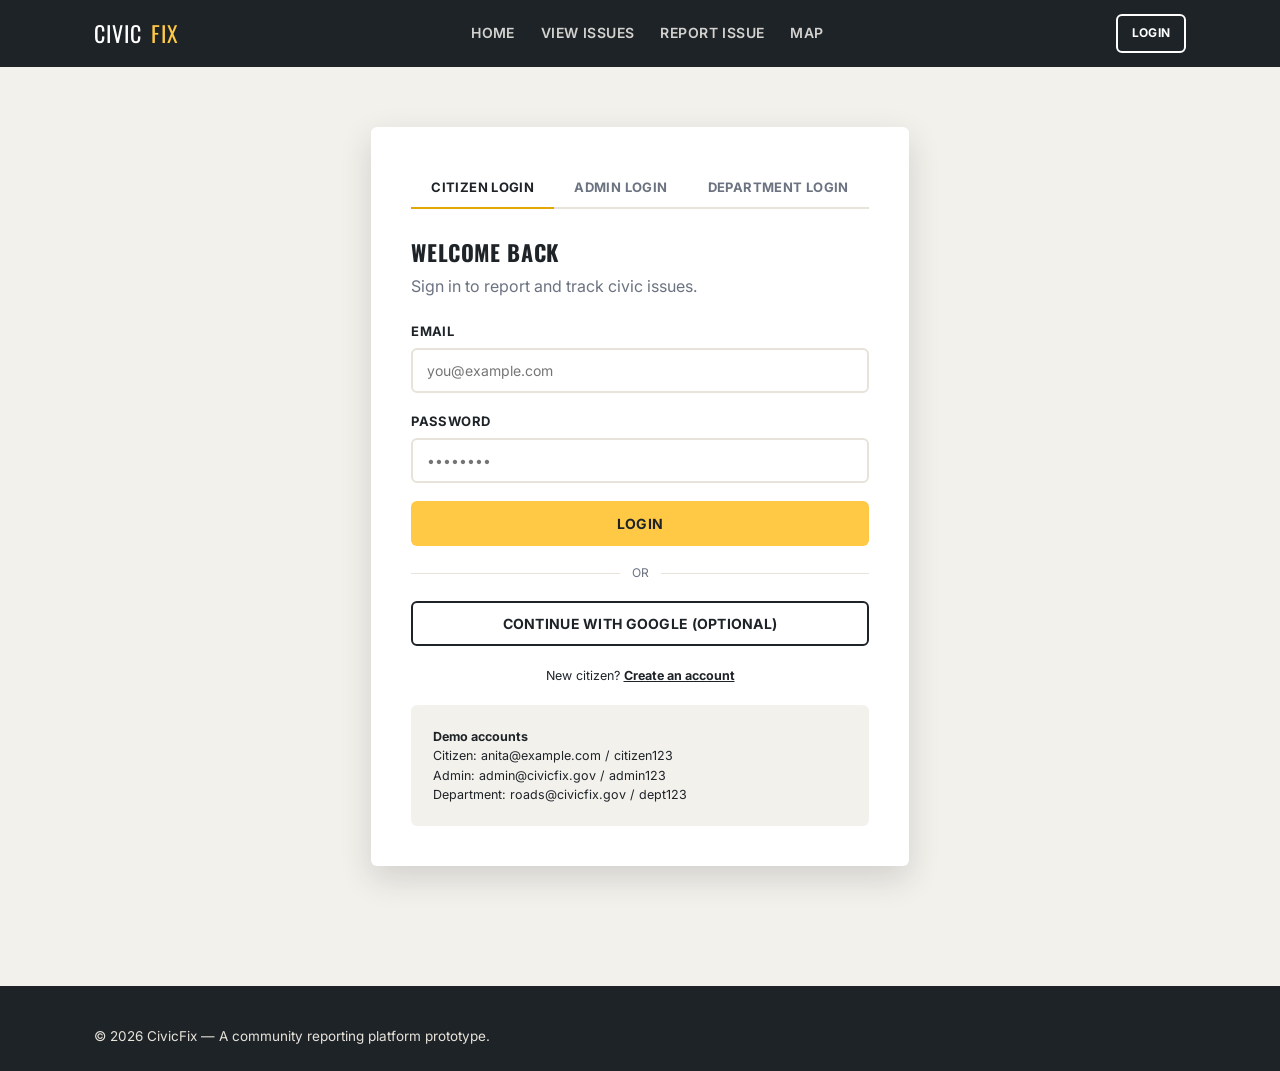
<file: CROWDSOURCED-CIVIC-ISSUE-REPORTING-AND-RESOLUTION-SYSTEM/department.html>
<!DOCTYPE html>
<html lang="en">
<head>
<meta charset="UTF-8">
<meta name="viewport" content="width=device-width, initial-scale=1.0">
<title>Department Dashboard — CivicFix</title>
<link href="https://fonts.googleapis.com/css2?family=Oswald:wght@500;600;700&family=Inter:wght@400;500;600;700&display=swap" rel="stylesheet">
<link rel="stylesheet" href="css/style.css">
</head>
<body>

<header class="site-header">
  <div class="nav-wrap">
    <a href="index.html" class="brand">Civic<span class="dot">Fix</span></a>
    <ul class="nav-links">
      <li><a href="index.html">Home</a></li>
      <li><a href="issues.html">View Issues</a></li>
      <li><a href="map.html">Map</a></li>
    </ul>
    <div class="nav-user" id="navUser"></div>
  </div>
</header>

<section class="section">
  <div class="container">
    <div class="section-title-row">
      <div>
        <h1 style="font-size:26px;" id="deptTitle">Department Dashboard</h1>
        <p class="muted">Issues assigned to your department. Update progress as work happens.</p>
      </div>
    </div>

    <div class="kpi-row" id="kpiRow"></div>

    <div class="grid-3" id="issueGrid"></div>
    <div class="empty-state" id="emptyState" style="display:none;">
      <h3>No issues assigned yet</h3>
      <p>New issues assigned to your department will appear here.</p>
    </div>
  </div>
</section>

<!-- Update modal -->
<div id="modalOverlay" style="display:none; position:fixed; inset:0; background:rgba(30,35,40,0.55); z-index:200; align-items:center; justify-content:center;">
  <div class="card card-pad" style="max-width:440px; width:92%;">
    <h3 style="font-size:17px;">Update Progress</h3>
    <p class="small muted" id="modalIssueTitle"></p>
    <div class="form-group">
      <label>Status</label>
      <select id="modalStatus">
        <option>Assigned</option><option>Work Started</option><option>Completed</option>
      </select>
    </div>
    <div class="form-group">
      <label>Work Photo (optional)</label>
      <div class="upload-box" id="modalUploadBox" style="padding:16px;">
        <div id="modalUploadPlaceholder">📷 Upload work photo</div>
        <img id="modalPreview" style="display:none; max-height:100px; margin:8px auto 0;">
      </div>
      <input type="file" id="modalFileInput" accept="image/*" style="display:none;">
    </div>
    <div class="flex gap-10" style="margin-top:10px;">
      <button class="btn btn-outline btn-block" id="modalCancel">Cancel</button>
      <button class="btn btn-primary btn-block" id="modalSave">Save Update</button>
    </div>
  </div>
</div>

<footer class="site-footer">
  <div class="container">
    <div>© 2026 CivicFix — A community reporting platform prototype.</div>
  </div>
</footer>

<script src="js/data.js"></script>
<script src="js/app.js"></script>
<script>
  const session = requireAuth("department");
  if (session) {
    const db = loadDB();
    document.getElementById("deptTitle").textContent = session.department + " Dashboard";

    function myIssues() { return db.issues.filter(i => i.assignedDept === session.department); }

    function renderKPIs() {
      const list = myIssues();
      const active = list.filter(i => i.status !== "Completed").length;
      const done = list.filter(i => i.status === "Completed").length;
      document.getElementById("kpiRow").innerHTML = `
        <div class="kpi"><div class="num">${list.length}</div><div class="label">Assigned to Us</div></div>
        <div class="kpi"><div class="num" style="color:#F2B705;">${active}</div><div class="label">In Progress</div></div>
        <div class="kpi"><div class="num" style="color:#2E9B4D;">${done}</div><div class="label">Completed</div></div>
        <div class="kpi"><div class="num">${list.reduce((a,i)=>a+i.votes,0)}</div><div class="label">Total Upvotes</div></div>
      `;
    }

    function renderGrid() {
      const list = myIssues();
      document.getElementById("issueGrid").innerHTML = list.map(issue => `
        <div class="card issue-card">
          <div class="thumb"><span style="font-size:44px;">${issue.image}</span><span class="status-dot" style="background:${markerColor(issue.status)};"></span></div>
          <div class="body">
            <span class="tag" style="margin-bottom:8px; width:fit-content;">${issue.category}</span>
            <h4>${issue.title}</h4>
            <div class="meta">${issue.address}</div>
            <div class="desc">${issue.description.slice(0,80)}...</div>
            <div class="foot">
              <span class="pill ${statusPillClass(issue.status)}">${issue.status}</span>
              <button class="btn btn-dark btn-sm updateBtn" data-id="${issue.id}">Update</button>
            </div>
          </div>
        </div>
      `).join("");
      document.getElementById("emptyState").style.display = list.length ? "none" : "block";

      document.querySelectorAll(".updateBtn").forEach(btn => btn.addEventListener("click", () => openModal(btn.dataset.id)));
    }

    let activeIssueId = null;
    function openModal(id) {
      activeIssueId = id;
      const issue = db.issues.find(i => i.id === id);
      document.getElementById("modalIssueTitle").textContent = issue.title;
      document.getElementById("modalStatus").value = issue.status === "Completed" ? "Completed" : issue.status === "Work Started" ? "Work Started" : "Assigned";
      document.getElementById("modalPreview").style.display = "none";
      document.getElementById("modalUploadPlaceholder").style.display = "block";
      document.getElementById("modalOverlay").style.display = "flex";
    }
    document.getElementById("modalCancel").addEventListener("click", () => document.getElementById("modalOverlay").style.display = "none");
    document.getElementById("modalUploadBox").addEventListener("click", () => document.getElementById("modalFileInput").click());
    document.getElementById("modalFileInput").addEventListener("change", (e) => {
      const file = e.target.files[0]; if (!file) return;
      const reader = new FileReader();
      reader.onload = (ev) => {
        document.getElementById("modalPreview").src = ev.target.result;
        document.getElementById("modalPreview").style.display = "block";
        document.getElementById("modalUploadPlaceholder").style.display = "none";
      };
      reader.readAsDataURL(file);
    });

    document.getElementById("modalSave").addEventListener("click", () => {
      const issue = db.issues.find(i => i.id === activeIssueId);
      const newStatus = document.getElementById("modalStatus").value;
      issue.status = newStatus;
      if (!issue.history.find(h => h.status === newStatus)) issue.history.push({ status: newStatus, date: new Date().toISOString() });
      db.notifications.push({ id: uid("n"), userId: issue.reportedBy, message: `"${issue.title}" progress updated: ${newStatus}.`, date: new Date().toISOString(), read: false });
      saveDB(db);
      document.getElementById("modalOverlay").style.display = "none";
      toast("Progress updated.");
      renderKPIs(); renderGrid();
    });

    renderKPIs(); renderGrid();
  }
</script>
</body>
</html>
</file>
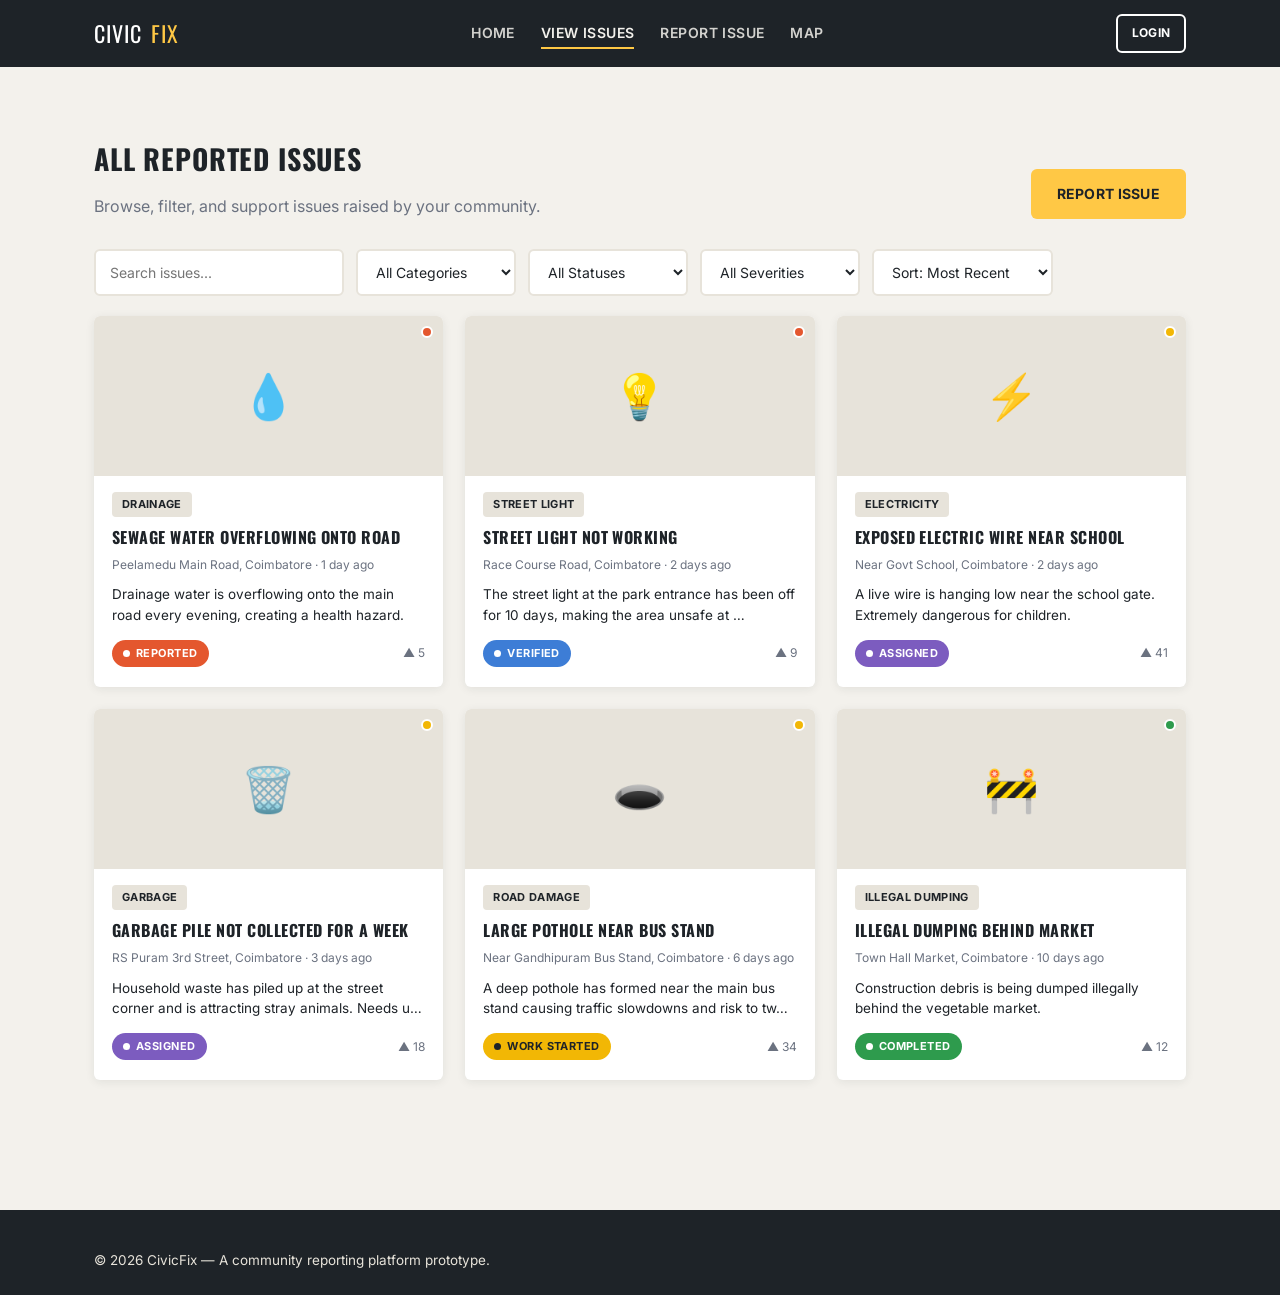
<file: CROWDSOURCED-CIVIC-ISSUE-REPORTING-AND-RESOLUTION-SYSTEM/issues.html>
<!DOCTYPE html>
<html lang="en">
<head>
<meta charset="UTF-8">
<meta name="viewport" content="width=device-width, initial-scale=1.0">
<title>View Issues — CivicFix</title>
<link href="https://fonts.googleapis.com/css2?family=Oswald:wght@500;600;700&family=Inter:wght@400;500;600;700&display=swap" rel="stylesheet">
<link rel="stylesheet" href="css/style.css">
</head>
<body>

<header class="site-header">
  <div class="nav-wrap">
    <a href="index.html" class="brand">Civic<span class="dot">Fix</span></a>
    <ul class="nav-links">
      <li><a href="index.html">Home</a></li>
      <li><a href="issues.html" class="active">View Issues</a></li>
      <li><a href="report.html">Report Issue</a></li>
      <li><a href="map.html">Map</a></li>
    </ul>
    <div class="nav-user" id="navUser"></div>
  </div>
</header>

<section class="section">
  <div class="container">
    <div class="section-title-row">
      <div>
        <h1 style="font-size:28px;">All Reported Issues</h1>
        <p class="muted">Browse, filter, and support issues raised by your community.</p>
      </div>
      <a href="report.html" class="btn btn-primary">Report Issue</a>
    </div>

    <div class="filter-bar">
      <input type="text" id="search" placeholder="Search issues...">
      <select id="filterCategory"><option value="">All Categories</option></select>
      <select id="filterStatus">
        <option value="">All Statuses</option>
        <option>Reported</option><option>Verified</option><option>Assigned</option><option>Work Started</option><option>Completed</option>
      </select>
      <select id="filterSeverity">
        <option value="">All Severities</option>
        <option>Low</option><option>Medium</option><option>High</option>
      </select>
      <select id="sortBy">
        <option value="recent">Sort: Most Recent</option>
        <option value="votes">Sort: Most Upvoted</option>
      </select>
    </div>

    <div class="grid-3" id="issueGrid"></div>
    <div class="empty-state" id="emptyState" style="display:none;">
      <h3>No issues match your filters</h3>
      <p>Try adjusting the search or filters above.</p>
    </div>
  </div>
</section>

<footer class="site-footer">
  <div class="container">
    <div>© 2026 CivicFix — A community reporting platform prototype.</div>
  </div>
</footer>

<script src="js/data.js"></script>
<script src="js/app.js"></script>
<script>
  const catSel = document.getElementById("filterCategory");
  CATEGORIES.forEach(c => catSel.innerHTML += `<option value="${c}">${c}</option>`);

  function render() {
    const db = loadDB();
    let list = [...db.issues];
    const q = document.getElementById("search").value.trim().toLowerCase();
    const cat = document.getElementById("filterCategory").value;
    const status = document.getElementById("filterStatus").value;
    const sev = document.getElementById("filterSeverity").value;
    const sort = document.getElementById("sortBy").value;

    if (q) list = list.filter(i => i.title.toLowerCase().includes(q) || i.description.toLowerCase().includes(q) || i.address.toLowerCase().includes(q));
    if (cat) list = list.filter(i => i.category === cat);
    if (status) list = list.filter(i => i.status === status);
    if (sev) list = list.filter(i => i.severity === sev);

    if (sort === "votes") list.sort((a,b) => b.votes - a.votes);
    else list.sort((a,b) => new Date(b.date) - new Date(a.date));

    document.getElementById("issueGrid").innerHTML = list.map(issueCardHTML).join("");
    document.getElementById("emptyState").style.display = list.length ? "none" : "block";
  }

  ["search","filterCategory","filterStatus","filterSeverity","sortBy"].forEach(id => {
    document.getElementById(id).addEventListener("input", render);
    document.getElementById(id).addEventListener("change", render);
  });

  render();
</script>
</body>
</html>
</file>
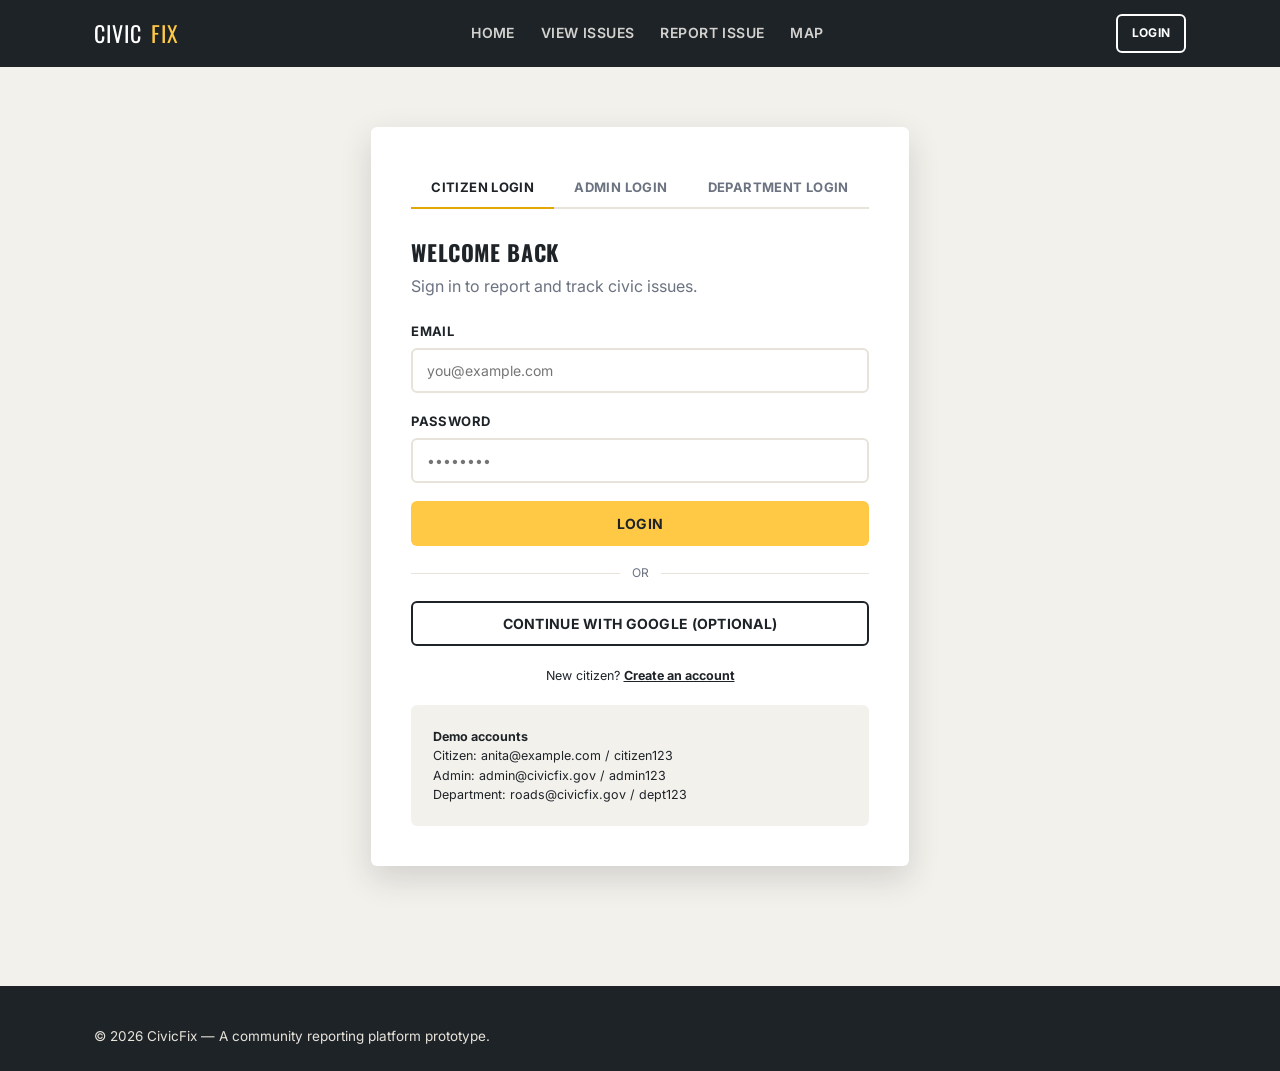
<file: CROWDSOURCED-CIVIC-ISSUE-REPORTING-AND-RESOLUTION-SYSTEM/login.html>
<!DOCTYPE html>
<html lang="en">
<head>
<meta charset="UTF-8">
<meta name="viewport" content="width=device-width, initial-scale=1.0">
<title>Login — CivicFix</title>
<link href="https://fonts.googleapis.com/css2?family=Oswald:wght@500;600;700&family=Inter:wght@400;500;600;700&display=swap" rel="stylesheet">
<link rel="stylesheet" href="css/style.css">
</head>
<body>

<header class="site-header">
  <div class="nav-wrap">
    <a href="index.html" class="brand">Civic<span class="dot">Fix</span></a>
    <ul class="nav-links">
      <li><a href="index.html">Home</a></li>
      <li><a href="issues.html">View Issues</a></li>
      <li><a href="report.html">Report Issue</a></li>
      <li><a href="map.html">Map</a></li>
    </ul>
    <div class="nav-user" id="navUser"></div>
  </div>
</header>

<div class="auth-wrap">
  <div class="form-card">
    <div class="auth-tabs">
      <a href="#" class="tab-link active" data-role="citizen">Citizen Login</a>
      <a href="#" class="tab-link" data-role="admin">Admin Login</a>
      <a href="#" class="tab-link" data-role="department">Department Login</a>
    </div>

    <h2 style="font-size:22px;">Welcome Back</h2>
    <p class="muted" style="margin-top:-6px; margin-bottom:22px;" id="roleHint">Sign in to report and track civic issues.</p>

    <form id="loginForm">
      <div class="form-group">
        <label>Email</label>
        <input type="email" id="email" placeholder="you@example.com" required>
      </div>
      <div class="form-group">
        <label>Password</label>
        <input type="password" id="password" placeholder="••••••••" required>
      </div>
      <button type="submit" class="btn btn-primary btn-block">Login</button>
    </form>

    <div class="divider-or">or</div>
    <button class="btn btn-outline btn-block" id="googleBtn">Continue with Google (optional)</button>

    <p class="small text-center" style="margin-top:20px;">
      New citizen? <a href="register.html" style="font-weight:700; text-decoration:underline;">Create an account</a>
    </p>

    <div class="card-pad" style="background:#F3F1EC; border-radius:6px; margin-top:20px; font-size:12.5px;">
      <strong>Demo accounts</strong><br>
      Citizen: anita@example.com / citizen123<br>
      Admin: admin@civicfix.gov / admin123<br>
      Department: roads@civicfix.gov / dept123
    </div>
  </div>
</div>

<footer class="site-footer">
  <div class="container">
    <div>© 2026 CivicFix — A community reporting platform prototype.</div>
  </div>
</footer>

<script src="js/data.js"></script>
<script src="js/app.js"></script>
<script>
  let selectedRole = "citizen";
  const params = new URLSearchParams(window.location.search);
  if (params.get("role")) selectedRole = params.get("role");

  const hints = {
    citizen: "Sign in to report and track civic issues.",
    admin: "Sign in to manage reports, departments and analytics.",
    department: "Sign in to view and update issues assigned to your department."
  };

  function setActiveTab(role) {
    selectedRole = role;
    document.querySelectorAll(".tab-link").forEach(t => t.classList.toggle("active", t.dataset.role === role));
    document.getElementById("roleHint").textContent = hints[role];
  }
  document.querySelectorAll(".tab-link").forEach(t => {
    t.addEventListener("click", (e) => { e.preventDefault(); setActiveTab(t.dataset.role); });
  });
  setActiveTab(selectedRole);

  document.getElementById("googleBtn").addEventListener("click", () => {
    toast("Google Login is a placeholder in this prototype.");
  });

  document.getElementById("loginForm").addEventListener("submit", (e) => {
    e.preventDefault();
    const email = document.getElementById("email").value.trim().toLowerCase();
    const password = document.getElementById("password").value;
    const db = loadDB();
    const user = db.users.find(u => u.email.toLowerCase() === email && u.password === password);
    if (!user) { toast("Invalid email or password."); return; }
    if (user.role !== selectedRole) { toast(`This account is a ${user.role} account. Switch tabs to log in.`); return; }
    setSession(user);
    toast(`Welcome back, ${user.name.split(" ")[0]}!`);
    setTimeout(() => {
      if (user.role === "admin") window.location.href = "admin.html";
      else if (user.role === "department") window.location.href = "department.html";
      else window.location.href = "profile.html";
    }, 500);
  });
</script>
</body>
</html>
</file>
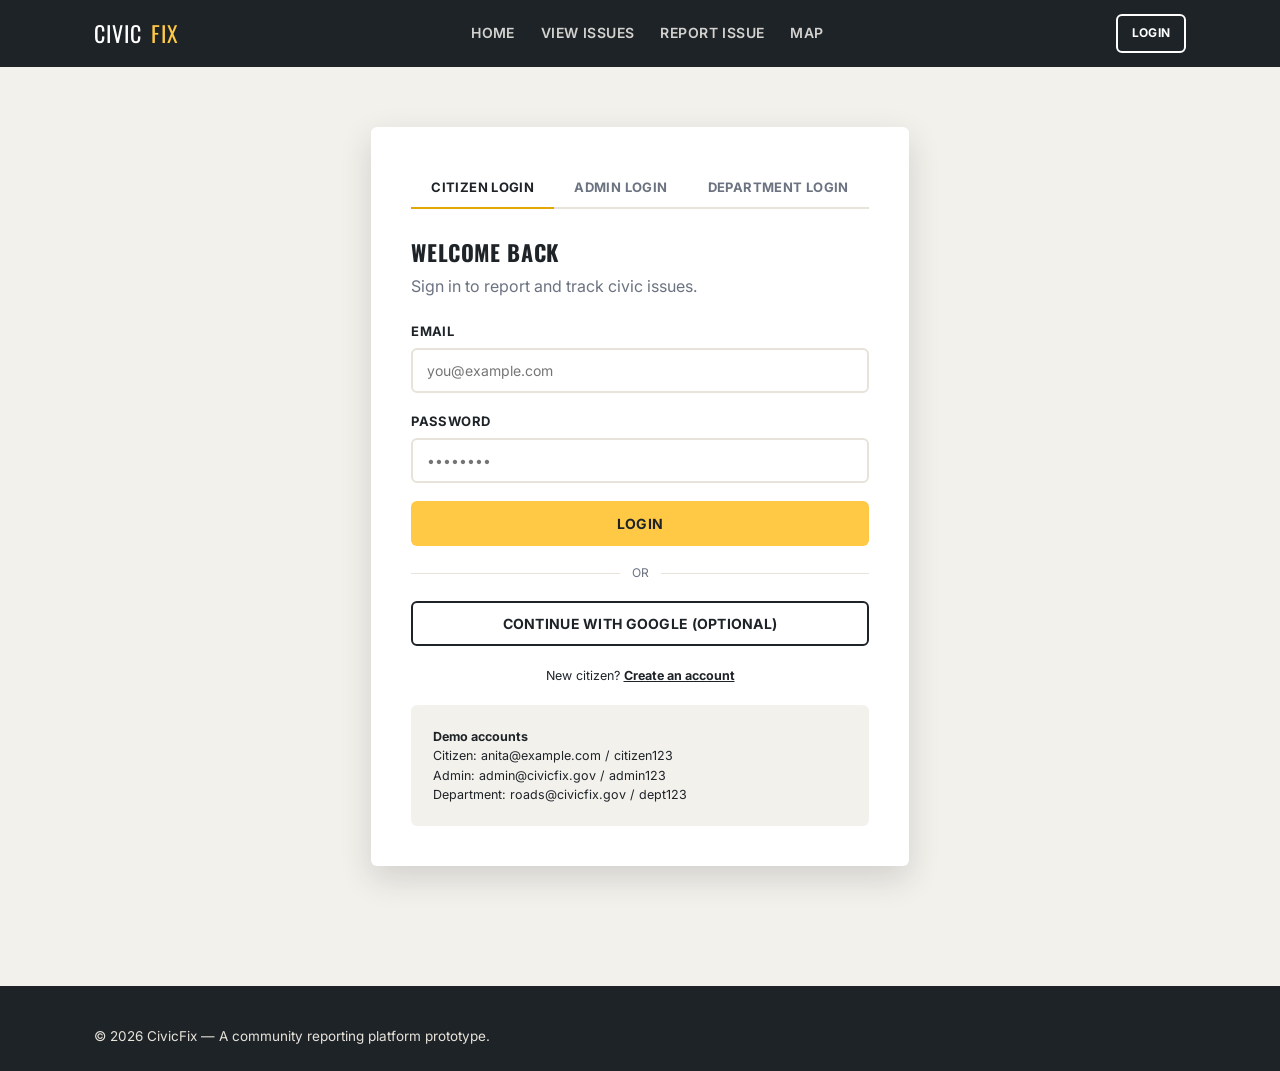
<file: CROWDSOURCED-CIVIC-ISSUE-REPORTING-AND-RESOLUTION-SYSTEM/profile.html>
<!DOCTYPE html>
<html lang="en">
<head>
<meta charset="UTF-8">
<meta name="viewport" content="width=device-width, initial-scale=1.0">
<title>My Profile — CivicFix</title>
<link href="https://fonts.googleapis.com/css2?family=Oswald:wght@500;600;700&family=Inter:wght@400;500;600;700&display=swap" rel="stylesheet">
<link rel="stylesheet" href="css/style.css">
</head>
<body>

<header class="site-header">
  <div class="nav-wrap">
    <a href="index.html" class="brand">Civic<span class="dot">Fix</span></a>
    <ul class="nav-links">
      <li><a href="index.html">Home</a></li>
      <li><a href="issues.html">View Issues</a></li>
      <li><a href="report.html">Report Issue</a></li>
      <li><a href="map.html">Map</a></li>
    </ul>
    <div class="nav-user" id="navUser"></div>
  </div>
</header>

<section class="section">
  <div class="container">
    <div class="profile-header">
      <div class="avatar" id="avatar"></div>
      <div style="flex:1;">
        <h2 style="font-size:22px; margin-bottom:4px;" id="profileName"></h2>
        <p class="muted" id="profileEmail" style="margin:0;"></p>
        <div class="badge-row" id="badgeRow"></div>
      </div>
      <div class="text-center">
        <div style="font-family:var(--font-display); font-size:30px; color:var(--asphalt);" id="repPoints">0</div>
        <div class="small muted">Reputation Points</div>
      </div>
    </div>

    <div class="kpi-row">
      <div class="kpi"><div class="num" id="totalReports">0</div><div class="label">Total Reports</div></div>
      <div class="kpi"><div class="num" style="color:#E4572E;" id="pendingReports">0</div><div class="label">Pending Reports</div></div>
      <div class="kpi"><div class="num" style="color:#2E9B4D;" id="completedReports">0</div><div class="label">Completed Reports</div></div>
      <div class="kpi"><div class="num" id="notifCount">0</div><div class="label">New Notifications</div></div>
    </div>

    <div class="grid-2" style="grid-template-columns: 1.4fr 1fr; align-items:start;">
      <div>
        <div class="section-title-row">
          <h3 style="font-size:18px;">My Reports</h3>
          <a href="report.html" class="btn btn-primary btn-sm">+ Report New Issue</a>
        </div>
        <div class="grid-2" id="myIssues" style="grid-template-columns:1fr 1fr;"></div>
        <div class="empty-state" id="noIssues" style="display:none;">
          <h3>You haven't reported anything yet</h3>
          <a href="report.html" class="btn btn-primary">Report your first issue</a>
        </div>
      </div>

      <div>
        <div class="section-title-row"><h3 style="font-size:18px;">Notifications</h3></div>
        <div class="card" id="notifList"></div>
      </div>
    </div>
  </div>
</section>

<footer class="site-footer">
  <div class="container">
    <div>© 2026 CivicFix — A community reporting platform prototype.</div>
  </div>
</footer>

<script src="js/data.js"></script>
<script src="js/app.js"></script>
<script>
  const session = requireAuth("citizen");
  if (session) {
    const db = loadDB();
    const user = db.users.find(u => u.id === session.id);

    document.getElementById("avatar").textContent = initials(user.name);
    document.getElementById("profileName").textContent = user.name;
    document.getElementById("profileEmail").textContent = user.email;
    document.getElementById("repPoints").textContent = user.reputation || 0;
    document.getElementById("badgeRow").innerHTML = (user.badges || []).map(b => `<span class="badge">🏅 ${b}</span>`).join("") || `<span class="small muted">No badges yet — report and engage to earn some!</span>`;

    const myReports = db.issues.filter(i => i.reportedBy === user.id);
    document.getElementById("totalReports").textContent = myReports.length;
    document.getElementById("pendingReports").textContent = myReports.filter(i => i.status !== "Completed").length;
    document.getElementById("completedReports").textContent = myReports.filter(i => i.status === "Completed").length;

    document.getElementById("myIssues").innerHTML = myReports.map(issueCardHTML).join("");
    document.getElementById("noIssues").style.display = myReports.length ? "none" : "block";

    const myNotifs = db.notifications.filter(n => n.userId === user.id).sort((a,b) => new Date(b.date) - new Date(a.date));
    document.getElementById("notifCount").textContent = myNotifs.filter(n => !n.read).length;
    document.getElementById("notifList").innerHTML = myNotifs.map(n => `
      <div class="notif-item ${n.read ? 'read' : 'unread'}">
        <div class="notif-dot"></div>
        <div><div class="small">${n.message}</div><div class="small muted">${timeAgo(n.date)}</div></div>
      </div>
    `).join("") || `<div class="card-pad small muted">No notifications yet.</div>`;

    // Mark as read after viewing
    myNotifs.forEach(n => n.read = true);
    saveDB(db);
  }
</script>
</body>
</html>
</file>
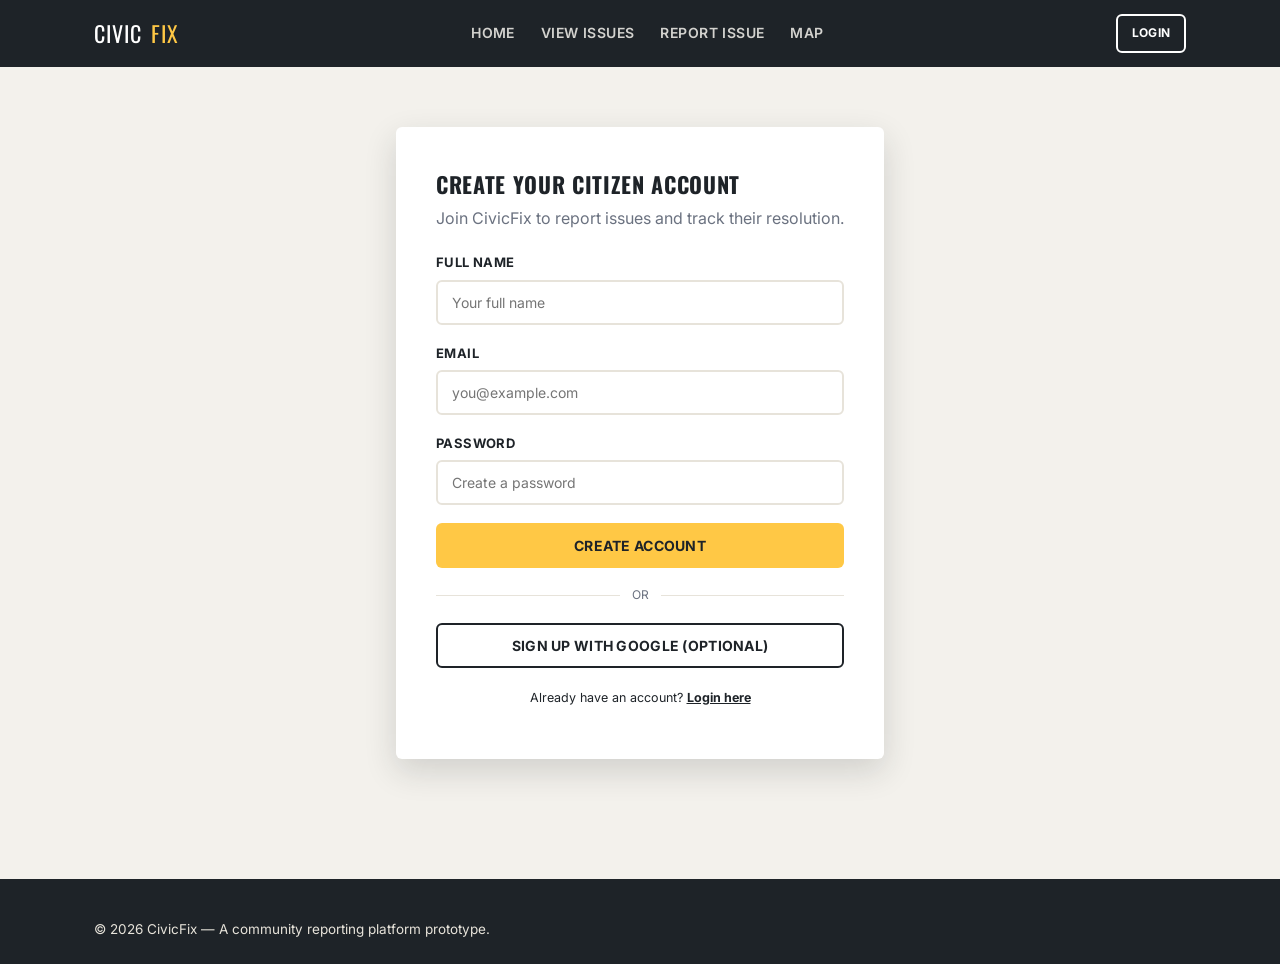
<file: CROWDSOURCED-CIVIC-ISSUE-REPORTING-AND-RESOLUTION-SYSTEM/register.html>
<!DOCTYPE html>
<html lang="en">
<head>
<meta charset="UTF-8">
<meta name="viewport" content="width=device-width, initial-scale=1.0">
<title>Create Account — CivicFix</title>
<link href="https://fonts.googleapis.com/css2?family=Oswald:wght@500;600;700&family=Inter:wght@400;500;600;700&display=swap" rel="stylesheet">
<link rel="stylesheet" href="css/style.css">
</head>
<body>

<header class="site-header">
  <div class="nav-wrap">
    <a href="index.html" class="brand">Civic<span class="dot">Fix</span></a>
    <ul class="nav-links">
      <li><a href="index.html">Home</a></li>
      <li><a href="issues.html">View Issues</a></li>
      <li><a href="report.html">Report Issue</a></li>
      <li><a href="map.html">Map</a></li>
    </ul>
    <div class="nav-user" id="navUser"></div>
  </div>
</header>

<div class="auth-wrap">
  <div class="form-card">
    <h2 style="font-size:22px;">Create Your Citizen Account</h2>
    <p class="muted" style="margin-top:-6px; margin-bottom:22px;">Join CivicFix to report issues and track their resolution.</p>

    <form id="registerForm">
      <div class="form-group">
        <label>Full Name</label>
        <input type="text" id="name" placeholder="Your full name" required>
      </div>
      <div class="form-group">
        <label>Email</label>
        <input type="email" id="email" placeholder="you@example.com" required>
      </div>
      <div class="form-group">
        <label>Password</label>
        <input type="password" id="password" placeholder="Create a password" required minlength="6">
      </div>
      <button type="submit" class="btn btn-primary btn-block">Create Account</button>
    </form>

    <div class="divider-or">or</div>
    <button class="btn btn-outline btn-block" id="googleBtn">Sign up with Google (optional)</button>

    <p class="small text-center" style="margin-top:20px;">
      Already have an account? <a href="login.html" style="font-weight:700; text-decoration:underline;">Login here</a>
    </p>
  </div>
</div>

<footer class="site-footer">
  <div class="container">
    <div>© 2026 CivicFix — A community reporting platform prototype.</div>
  </div>
</footer>

<script src="js/data.js"></script>
<script src="js/app.js"></script>
<script>
  document.getElementById("googleBtn").addEventListener("click", () => {
    toast("Google sign-up is a placeholder in this prototype.");
  });

  document.getElementById("registerForm").addEventListener("submit", (e) => {
    e.preventDefault();
    const name = document.getElementById("name").value.trim();
    const email = document.getElementById("email").value.trim().toLowerCase();
    const password = document.getElementById("password").value;

    const db = loadDB();
    if (db.users.some(u => u.email.toLowerCase() === email)) {
      toast("An account with this email already exists.");
      return;
    }
    const user = { id: uid("u"), name, email, password, role: "citizen", reputation: 0, badges: [] };
    db.users.push(user);
    saveDB(db);
    setSession(user);
    toast("Account created! Welcome to CivicFix.");
    setTimeout(() => window.location.href = "profile.html", 600);
  });
</script>
</body>
</html>
</file>
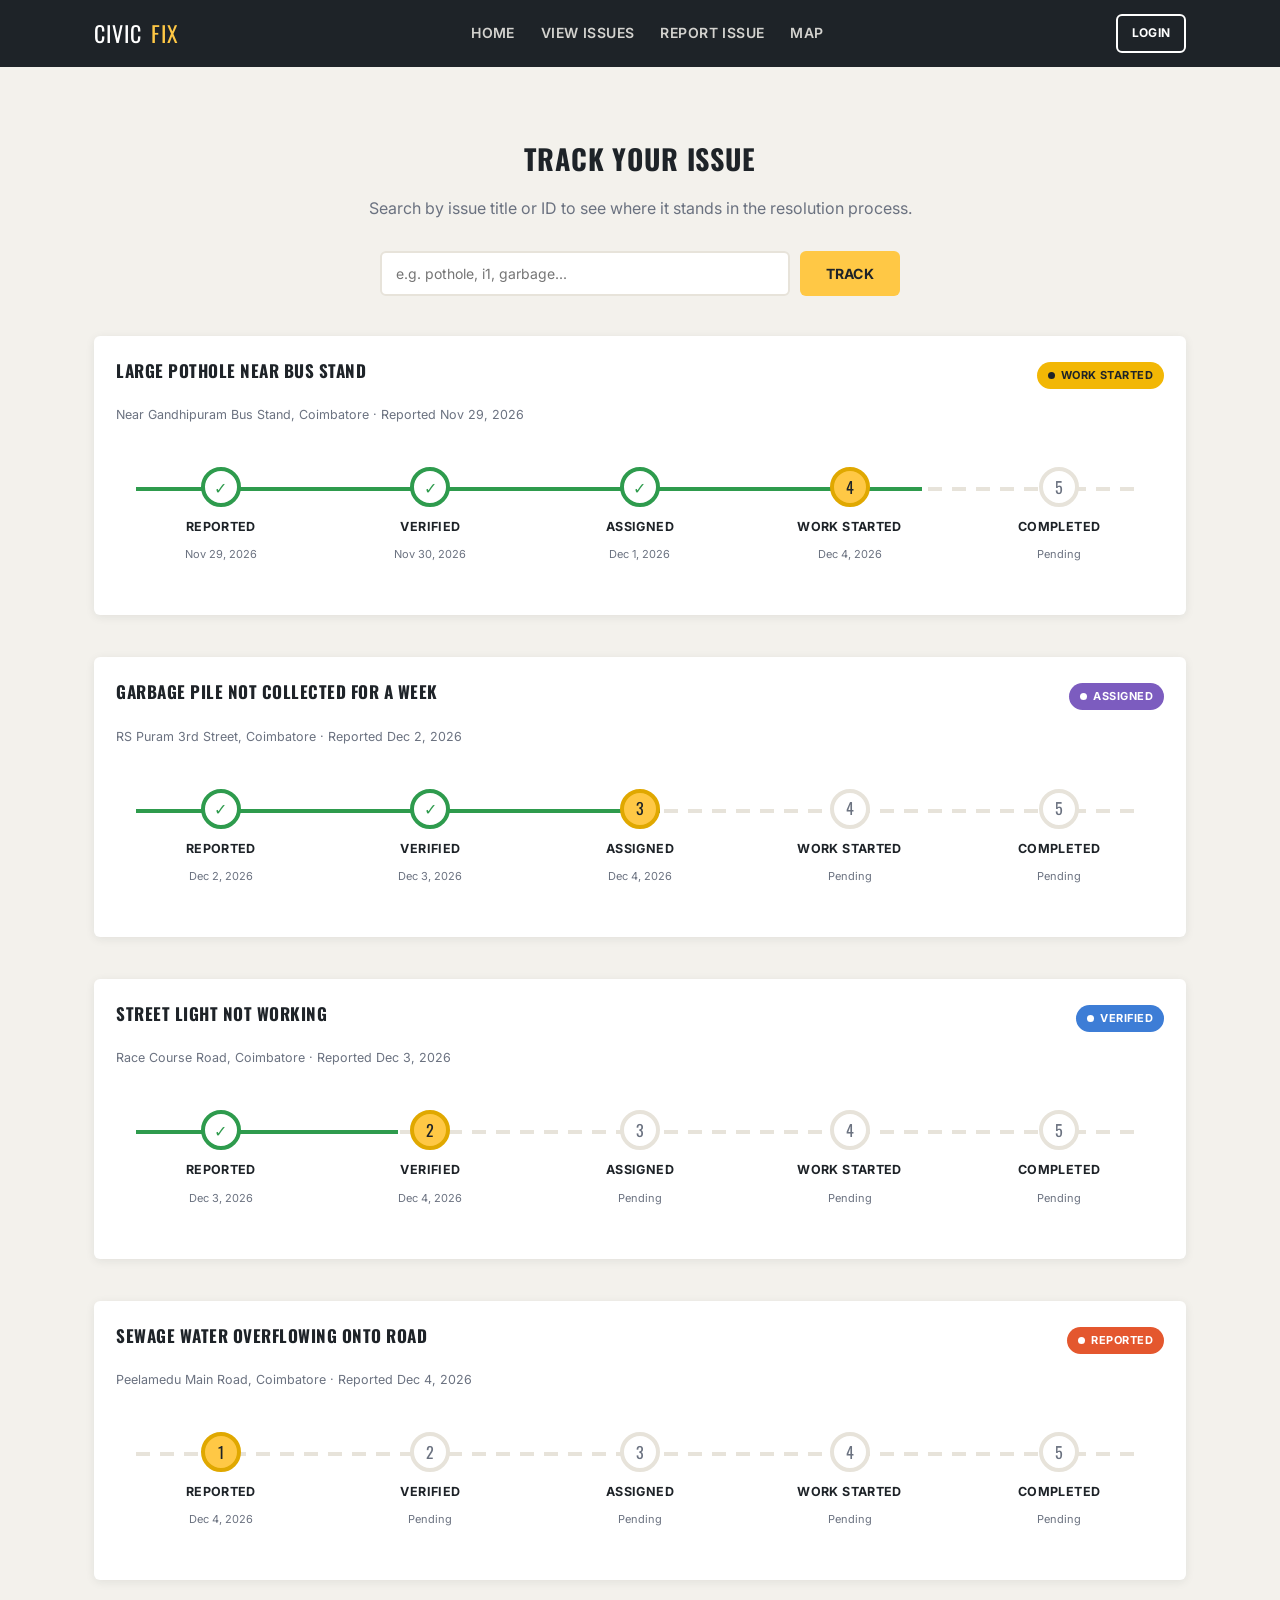
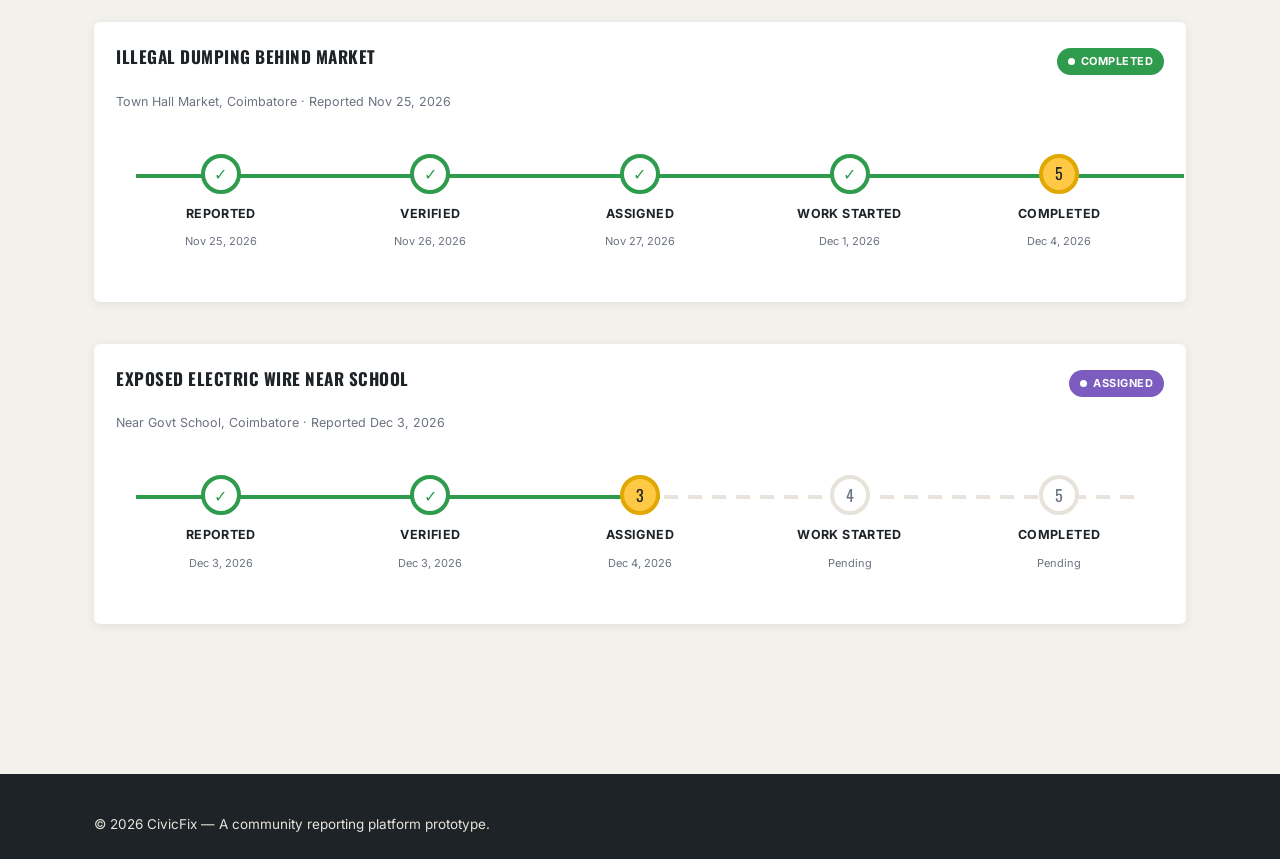
<file: CROWDSOURCED-CIVIC-ISSUE-REPORTING-AND-RESOLUTION-SYSTEM/track.html>
<!DOCTYPE html>
<html lang="en">
<head>
<meta charset="UTF-8">
<meta name="viewport" content="width=device-width, initial-scale=1.0">
<title>Track Issue — CivicFix</title>
<link href="https://fonts.googleapis.com/css2?family=Oswald:wght@500;600;700&family=Inter:wght@400;500;600;700&display=swap" rel="stylesheet">
<link rel="stylesheet" href="css/style.css">
</head>
<body>

<header class="site-header">
  <div class="nav-wrap">
    <a href="index.html" class="brand">Civic<span class="dot">Fix</span></a>
    <ul class="nav-links">
      <li><a href="index.html">Home</a></li>
      <li><a href="issues.html">View Issues</a></li>
      <li><a href="report.html">Report Issue</a></li>
      <li><a href="map.html">Map</a></li>
    </ul>
    <div class="nav-user" id="navUser"></div>
  </div>
</header>

<section class="section">
  <div class="container">
    <div class="text-center" style="margin-bottom:30px;">
      <h1 style="font-size:28px;">Track Your Issue</h1>
      <p class="muted">Search by issue title or ID to see where it stands in the resolution process.</p>
    </div>

    <div class="flex gap-10" style="max-width:520px; margin:0 auto 40px;">
      <input type="text" id="searchBox" placeholder="e.g. pothole, i1, garbage...">
      <button class="btn btn-primary" id="searchBtn">Track</button>
    </div>

    <div id="results" class="grid-3"></div>
  </div>
</section>

<footer class="site-footer">
  <div class="container">
    <div>© 2026 CivicFix — A community reporting platform prototype.</div>
  </div>
</footer>

<script src="js/data.js"></script>
<script src="js/app.js"></script>
<script>
  const db = loadDB();

  function timelineCard(issue) {
    const stepIndex = STATUS_STEPS.indexOf(issue.status);
    return `
    <div class="card card-pad" style="grid-column: 1 / -1; margin-bottom:20px;">
      <div class="flex between center-y" style="margin-bottom:6px;">
        <h3 style="font-size:17px;"><a href="issue-details.html?id=${issue.id}">${issue.title}</a></h3>
        <span class="pill ${statusPillClass(issue.status)}">${issue.status}</span>
      </div>
      <p class="small muted">${issue.address} · Reported ${fmtDate(issue.date)}</p>
      <div class="timeline">
        <div class="timeline-track">
          <div class="fill" style="width:${stepIndex <= 0 ? 0 : (stepIndex/(STATUS_STEPS.length-1))*100}%;"></div>
          ${STATUS_STEPS.map((step, i) => {
            const histEntry = issue.history.find(h => h.status === step);
            const cls = i < stepIndex ? "done" : i === stepIndex ? "active" : "";
            return `<div class="t-step ${cls}">
              <div class="t-dot">${i < stepIndex ? "✓" : i+1}</div>
              <div class="t-label">${step}</div>
              <div class="t-date">${histEntry ? fmtDate(histEntry.date) : "Pending"}</div>
            </div>`;
          }).join("")}
        </div>
      </div>
    </div>`;
  }

  function search(query) {
    const q = query.trim().toLowerCase();
    let list = db.issues;
    if (q) list = list.filter(i => i.title.toLowerCase().includes(q) || i.id.toLowerCase() === q || i.category.toLowerCase().includes(q));
    const results = document.getElementById("results");
    if (!list.length) {
      results.innerHTML = `<div class="empty-state" style="grid-column:1/-1;"><h3>No matching issues</h3><p>Try a different keyword or issue ID.</p></div>`;
      return;
    }
    results.innerHTML = list.slice(0, 8).map(timelineCard).join("");
  }

  document.getElementById("searchBtn").addEventListener("click", () => search(document.getElementById("searchBox").value));
  document.getElementById("searchBox").addEventListener("keydown", (e) => { if (e.key === "Enter") search(e.target.value); });

  search(""); // show all by default
</script>
</body>
</html>
</file>
<file: CROWDSOURCED-CIVIC-ISSUE-REPORTING-AND-RESOLUTION-SYSTEM/css/style.css>
/* =========================================================
   CivicFix — Crowdsourced Civic Issue Reporting & Resolution
   Design language: municipal signage — asphalt, safety yellow,
   stenciled headings, lane-marker dividers, signal-light status.
   ========================================================= */

:root {
  --asphalt: #1E2328;
  --asphalt-light: #2B323A;
  --concrete: #F3F1EC;
  --concrete-dark: #E7E3DA;
  --white: #FFFFFF;
  --ink: #1E2328;
  --muted: #6B7280;

  --safety-yellow: #FFC845;
  --safety-yellow-dark: #E0A800;

  --status-pending: #E4572E;   /* red   */
  --status-progress: #F2B705;  /* amber */
  --status-resolved: #2E9B4D;  /* green */
  --status-verified: #3D7DD6;  /* blue  */

  --radius: 6px;
  --shadow: 0 2px 10px rgba(30, 35, 40, 0.08);
  --shadow-lg: 0 12px 32px rgba(30, 35, 40, 0.16);

  --font-display: 'Oswald', sans-serif;
  --font-body: 'Inter', sans-serif;
}

* { box-sizing: border-box; }

html { scroll-behavior: smooth; }

body {
  margin: 0;
  font-family: var(--font-body);
  color: var(--ink);
  background: var(--concrete);
  line-height: 1.55;
}

h1, h2, h3, h4 {
  font-family: var(--font-display);
  text-transform: uppercase;
  letter-spacing: 0.03em;
  color: var(--asphalt);
  margin: 0 0 0.5em;
}

a { color: inherit; text-decoration: none; }

img { max-width: 100%; display: block; }

.container {
  max-width: 1140px;
  margin: 0 auto;
  padding: 0 24px;
}

/* ---------- Lane-marker divider (signature element) ---------- */
.lane-divider {
  height: 6px;
  background-image: repeating-linear-gradient(
    to right,
    var(--safety-yellow) 0px,
    var(--safety-yellow) 34px,
    transparent 34px,
    transparent 58px
  );
  width: 100%;
}

/* ---------- Header / Nav ---------- */
.site-header {
  background: var(--asphalt);
  color: var(--white);
  position: sticky;
  top: 0;
  z-index: 100;
}

.nav-wrap {
  display: flex;
  align-items: center;
  justify-content: space-between;
  padding: 14px 24px;
  max-width: 1140px;
  margin: 0 auto;
}

.brand {
  display: flex;
  align-items: center;
  gap: 10px;
  font-family: var(--font-display);
  font-size: 22px;
  letter-spacing: 0.04em;
  text-transform: uppercase;
  color: var(--white);
}

.brand .dot { color: var(--safety-yellow); }

.nav-links {
  display: flex;
  gap: 26px;
  list-style: none;
  margin: 0;
  padding: 0;
  font-size: 14px;
  font-weight: 600;
  text-transform: uppercase;
  letter-spacing: 0.03em;
}

.nav-links a {
  color: var(--concrete);
  opacity: 0.85;
  transition: opacity 0.15s;
  padding: 6px 0;
  border-bottom: 2px solid transparent;
}

.nav-links a:hover, .nav-links a.active {
  opacity: 1;
  border-bottom: 2px solid var(--safety-yellow);
}

.nav-user {
  font-size: 13px;
  color: var(--concrete);
  display: flex;
  align-items: center;
  gap: 12px;
}

.hamburger { display: none; }

/* ---------- Buttons ---------- */
.btn {
  display: inline-flex;
  align-items: center;
  justify-content: center;
  gap: 8px;
  font-family: var(--font-body);
  font-weight: 700;
  font-size: 14px;
  letter-spacing: 0.02em;
  text-transform: uppercase;
  padding: 12px 24px;
  border-radius: var(--radius);
  border: 2px solid transparent;
  cursor: pointer;
  transition: transform 0.12s ease, box-shadow 0.12s ease, background 0.12s ease;
}

.btn:active { transform: translateY(1px); }

.btn-primary {
  background: var(--safety-yellow);
  color: var(--asphalt);
}
.btn-primary:hover { background: var(--safety-yellow-dark); box-shadow: var(--shadow); }

.btn-dark {
  background: var(--asphalt);
  color: var(--white);
}
.btn-dark:hover { background: var(--asphalt-light); }

.btn-outline {
  background: transparent;
  border-color: var(--asphalt);
  color: var(--asphalt);
}
.btn-outline:hover { background: var(--asphalt); color: var(--white); }

.btn-outline-light {
  background: transparent;
  border-color: var(--white);
  color: var(--white);
}
.btn-outline-light:hover { background: var(--white); color: var(--asphalt); }

.btn-danger { background: var(--status-pending); color: var(--white); }
.btn-sm { padding: 8px 14px; font-size: 12px; }
.btn-block { width: 100%; }

/* ---------- Hero ---------- */
.hero {
  background: var(--asphalt);
  color: var(--white);
  padding: 90px 0 70px;
  position: relative;
  overflow: hidden;
}

.hero::after {
  content: "";
  position: absolute;
  left: 0; right: 0; bottom: 0;
  height: 6px;
  background-image: repeating-linear-gradient(
    to right, var(--safety-yellow) 0px, var(--safety-yellow) 34px,
    transparent 34px, transparent 58px
  );
}

.hero .eyebrow {
  color: var(--safety-yellow);
  font-family: var(--font-display);
  letter-spacing: 0.15em;
  text-transform: uppercase;
  font-size: 13px;
  margin-bottom: 14px;
}

.hero h1 {
  color: var(--white);
  font-size: clamp(32px, 5vw, 56px);
  line-height: 1.08;
  max-width: 780px;
  margin-bottom: 18px;
}

.hero p.sub {
  color: var(--concrete-dark);
  font-size: 17px;
  max-width: 560px;
  margin-bottom: 34px;
}

.hero-actions { display: flex; gap: 16px; flex-wrap: wrap; }

/* ---------- Stats ---------- */
.stats {
  background: var(--concrete-dark);
  padding: 0;
}

.stats-grid {
  display: grid;
  grid-template-columns: repeat(4, 1fr);
  margin-top: -46px;
  position: relative;
  z-index: 2;
}

.stat-card {
  background: var(--white);
  border-radius: var(--radius);
  box-shadow: var(--shadow-lg);
  padding: 26px 20px;
  text-align: center;
  margin: 0 8px;
}

.stat-card .num {
  font-family: var(--font-display);
  font-size: 38px;
  color: var(--asphalt);
}

.stat-card .num.yellow { color: var(--safety-yellow-dark); }
.stat-card .label {
  font-size: 12px;
  text-transform: uppercase;
  letter-spacing: 0.06em;
  color: var(--muted);
  font-weight: 600;
  margin-top: 4px;
}

/* ---------- Section ---------- */
.section { padding: 70px 0; }
.section-tight { padding: 40px 0; }
.section-title-row {
  display: flex;
  justify-content: space-between;
  align-items: flex-end;
  margin-bottom: 30px;
  flex-wrap: wrap;
  gap: 12px;
}
.section-title-row p { color: var(--muted); margin: 0; }

/* ---------- Cards / Grid ---------- */
.grid-3 { display: grid; grid-template-columns: repeat(3, 1fr); gap: 22px; }
.grid-2 { display: grid; grid-template-columns: 1fr 1fr; gap: 22px; }

.card {
  background: var(--white);
  border-radius: var(--radius);
  box-shadow: var(--shadow);
  overflow: hidden;
}

.card-pad { padding: 22px; }

.issue-card { display: flex; flex-direction: column; }
.issue-card .thumb {
  height: 160px;
  background: var(--concrete-dark);
  display: flex;
  align-items: center;
  justify-content: center;
  color: var(--muted);
  font-size: 13px;
  position: relative;
}
.issue-card .thumb .status-dot {
  position: absolute; top: 10px; right: 10px;
  width: 12px; height: 12px; border-radius: 50%;
  border: 2px solid var(--white);
}
.issue-card .body { padding: 16px 18px 20px; flex: 1; display: flex; flex-direction: column; }
.issue-card h4 { font-size: 16px; margin-bottom: 6px; }
.issue-card .meta { font-size: 12px; color: var(--muted); margin-bottom: 10px; }
.issue-card .desc { font-size: 13.5px; color: var(--ink); flex: 1; margin-bottom: 14px; }
.issue-card .foot { display: flex; justify-content: space-between; align-items: center; font-size: 12px; }

/* ---------- Badges / status pills ---------- */
.pill {
  display: inline-flex;
  align-items: center;
  gap: 6px;
  font-size: 11px;
  font-weight: 700;
  text-transform: uppercase;
  letter-spacing: 0.04em;
  padding: 5px 11px;
  border-radius: 999px;
  color: var(--white);
}
.pill::before { content: ""; width: 7px; height: 7px; border-radius: 50%; background: currentColor; }

.pill-pending { background: var(--status-pending); }
.pill-verified { background: var(--status-verified); }
.pill-progress { background: var(--status-progress); color: var(--asphalt); }
.pill-resolved { background: var(--status-resolved); }
.pill-assigned { background: #7C5CBF; }

.tag {
  display: inline-block;
  font-size: 11px;
  font-weight: 700;
  text-transform: uppercase;
  padding: 4px 10px;
  border-radius: 4px;
  background: var(--concrete-dark);
  color: var(--asphalt);
  letter-spacing: 0.03em;
}

.severity-low { color: var(--status-resolved); font-weight: 700; }
.severity-medium { color: var(--status-progress); font-weight: 700; }
.severity-high { color: var(--status-pending); font-weight: 700; }

/* ---------- Forms ---------- */
.form-group { margin-bottom: 18px; }
label {
  display: block;
  font-size: 13px;
  font-weight: 700;
  text-transform: uppercase;
  letter-spacing: 0.03em;
  color: var(--asphalt);
  margin-bottom: 7px;
}
input, select, textarea {
  width: 100%;
  font-family: var(--font-body);
  font-size: 14px;
  padding: 12px 14px;
  border: 2px solid var(--concrete-dark);
  border-radius: var(--radius);
  background: var(--white);
  color: var(--ink);
  transition: border-color 0.15s;
}
input:focus, select:focus, textarea:focus {
  outline: none;
  border-color: var(--safety-yellow-dark);
}
textarea { resize: vertical; min-height: 110px; }

.severity-choice { display: flex; gap: 10px; }
.severity-choice label {
  flex: 1;
  text-align: center;
  padding: 12px;
  border: 2px solid var(--concrete-dark);
  border-radius: var(--radius);
  cursor: pointer;
  margin: 0;
  text-transform: none;
  font-weight: 600;
}
.severity-choice input { display: none; }
.severity-choice input:checked + label,
.severity-choice label.checked {
  border-color: var(--safety-yellow-dark);
  background: #FFF6DF;
}

.form-card {
  max-width: 620px;
  margin: 0 auto;
  background: var(--white);
  border-radius: var(--radius);
  box-shadow: var(--shadow-lg);
  padding: 40px;
}

.upload-box {
  border: 2px dashed var(--concrete-dark);
  border-radius: var(--radius);
  padding: 30px;
  text-align: center;
  color: var(--muted);
  cursor: pointer;
  background: var(--concrete);
}
.upload-box img { max-height: 160px; margin: 0 auto 10px; border-radius: 4px; }

/* ---------- Timeline (road with mile markers) ---------- */
.timeline {
  position: relative;
  padding: 30px 0;
}
.timeline-track {
  position: relative;
  display: flex;
  justify-content: space-between;
}
.timeline-track::before {
  content: "";
  position: absolute;
  top: 20px;
  left: 20px;
  right: 20px;
  height: 4px;
  background-image: repeating-linear-gradient(
    to right, var(--concrete-dark) 0, var(--concrete-dark) 14px,
    transparent 14px, transparent 24px
  );
  z-index: 0;
}
.timeline-track .fill {
  position: absolute;
  top: 20px; left: 20px;
  height: 4px;
  background: var(--status-resolved);
  z-index: 1;
}
.t-step {
  position: relative;
  z-index: 2;
  display: flex;
  flex-direction: column;
  align-items: center;
  gap: 10px;
  flex: 1;
  text-align: center;
}
.t-dot {
  width: 40px; height: 40px;
  border-radius: 50%;
  background: var(--white);
  border: 4px solid var(--concrete-dark);
  display: flex; align-items: center; justify-content: center;
  font-family: var(--font-display);
  color: var(--muted);
}
.t-step.done .t-dot { border-color: var(--status-resolved); color: var(--status-resolved); }
.t-step.active .t-dot { border-color: var(--safety-yellow-dark); color: var(--asphalt); background: var(--safety-yellow); }
.t-label { font-size: 12.5px; font-weight: 700; text-transform: uppercase; letter-spacing: 0.03em; }
.t-date { font-size: 11px; color: var(--muted); }

/* ---------- Map ---------- */
.map-frame {
  height: 420px;
  border-radius: var(--radius);
  overflow: hidden;
  box-shadow: var(--shadow);
}
.map-legend {
  display: flex;
  gap: 22px;
  margin-top: 14px;
  font-size: 13px;
  flex-wrap: wrap;
}
.map-legend span { display: inline-flex; align-items: center; gap: 7px; }
.map-legend i { width: 12px; height: 12px; border-radius: 50%; display: inline-block; }

/* ---------- Tables ---------- */
table { width: 100%; border-collapse: collapse; background: var(--white); border-radius: var(--radius); overflow: hidden; }
th, td { padding: 13px 16px; text-align: left; font-size: 13.5px; border-bottom: 1px solid var(--concrete-dark); }
th { background: var(--asphalt); color: var(--white); text-transform: uppercase; font-size: 11.5px; letter-spacing: 0.04em; }
tr:last-child td { border-bottom: none; }
tr:hover td { background: #FBF9F4; }

/* ---------- Dashboard layout ---------- */
.dash-layout { display: grid; grid-template-columns: 220px 1fr; gap: 30px; align-items: start; }
.dash-side {
  background: var(--asphalt);
  color: var(--white);
  border-radius: var(--radius);
  padding: 20px 0;
  position: sticky;
  top: 90px;
}
.dash-side a {
  display: block;
  padding: 12px 22px;
  font-size: 13.5px;
  font-weight: 600;
  color: var(--concrete-dark);
  border-left: 3px solid transparent;
}
.dash-side a:hover, .dash-side a.active {
  background: var(--asphalt-light);
  color: var(--white);
  border-left-color: var(--safety-yellow);
}
.kpi-row { display: grid; grid-template-columns: repeat(4, 1fr); gap: 18px; margin-bottom: 30px; }
.kpi { background: var(--white); border-radius: var(--radius); box-shadow: var(--shadow); padding: 20px; border-top: 4px solid var(--safety-yellow); }
.kpi .num { font-family: var(--font-display); font-size: 30px; }
.kpi .label { font-size: 12px; color: var(--muted); text-transform: uppercase; letter-spacing: 0.03em; }

.filter-bar { display: flex; gap: 12px; margin-bottom: 20px; flex-wrap: wrap; }
.filter-bar select, .filter-bar input { width: auto; min-width: 160px; }

/* ---------- Profile ---------- */
.profile-header {
  display: flex;
  gap: 22px;
  align-items: center;
  background: var(--white);
  border-radius: var(--radius);
  box-shadow: var(--shadow);
  padding: 28px;
  margin-bottom: 26px;
}
.avatar {
  width: 84px; height: 84px; border-radius: 50%;
  background: var(--safety-yellow);
  display: flex; align-items: center; justify-content: center;
  font-family: var(--font-display); font-size: 30px; color: var(--asphalt);
  flex-shrink: 0;
}
.badge-row { display: flex; gap: 10px; flex-wrap: wrap; margin-top: 10px; }
.badge {
  background: var(--concrete-dark);
  border-radius: 999px;
  padding: 6px 14px;
  font-size: 12px;
  font-weight: 700;
  display: flex; align-items: center; gap: 6px;
}

/* ---------- Comments ---------- */
.comment { display: flex; gap: 12px; padding: 14px 0; border-bottom: 1px solid var(--concrete-dark); }
.comment .avatar-sm {
  width: 34px; height: 34px; border-radius: 50%; background: var(--asphalt); color: var(--white);
  display: flex; align-items: center; justify-content: center; font-size: 13px; font-weight: 700; flex-shrink: 0;
}
.comment .name { font-weight: 700; font-size: 13.5px; }
.comment .date { font-size: 11px; color: var(--muted); margin-left: 8px; font-weight: 400; }
.comment .text { font-size: 13.5px; margin-top: 3px; }

/* ---------- Notification list ---------- */
.notif-item { display: flex; gap: 14px; padding: 16px 20px; border-bottom: 1px solid var(--concrete-dark); align-items: flex-start; }
.notif-item.unread { background: #FFFBEF; }
.notif-dot { width: 10px; height: 10px; border-radius: 50%; background: var(--safety-yellow-dark); margin-top: 6px; flex-shrink: 0; }
.notif-item.read .notif-dot { background: var(--concrete-dark); }

/* ---------- Footer ---------- */
.site-footer {
  background: var(--asphalt);
  color: var(--concrete-dark);
  padding: 40px 0 24px;
  margin-top: 60px;
  font-size: 13.5px;
}
.site-footer .container { display: flex; justify-content: space-between; align-items: center; flex-wrap: wrap; gap: 14px; }
.site-footer a:hover { color: var(--safety-yellow); }

/* ---------- Utility ---------- */
.text-center { text-align: center; }
.muted { color: var(--muted); }
.mt-0 { margin-top: 0; }
.mb-0 { margin-bottom: 0; }
.flex { display: flex; }
.gap-10 { gap: 10px; }
.between { justify-content: space-between; }
.center-y { align-items: center; }
.small { font-size: 12.5px; }
.auth-wrap {
  min-height: 70vh;
  display: flex;
  align-items: center;
  justify-content: center;
  padding: 60px 0;
}
.auth-tabs { display: flex; margin-bottom: 26px; border-bottom: 2px solid var(--concrete-dark); }
.auth-tabs a { padding: 10px 20px; font-weight: 700; text-transform: uppercase; font-size: 13px; letter-spacing: 0.03em; color: var(--muted); border-bottom: 2px solid transparent; margin-bottom: -2px; }
.auth-tabs a.active { color: var(--asphalt); border-bottom-color: var(--safety-yellow-dark); }
.divider-or { display: flex; align-items: center; gap: 12px; color: var(--muted); font-size: 12px; margin: 18px 0; text-transform: uppercase; }
.divider-or::before, .divider-or::after { content: ""; flex: 1; height: 1px; background: var(--concrete-dark); }

.empty-state { text-align: center; padding: 60px 20px; color: var(--muted); }
.empty-state h3 { color: var(--asphalt); }

/* ---------- Toast ---------- */
#toast {
  position: fixed; bottom: 26px; right: 26px; z-index: 999;
  background: var(--asphalt); color: var(--white);
  padding: 14px 22px; border-radius: var(--radius);
  box-shadow: var(--shadow-lg);
  font-size: 13.5px; font-weight: 600;
  border-left: 4px solid var(--safety-yellow);
  transform: translateY(120%);
  transition: transform 0.25s ease;
}
#toast.show { transform: translateY(0); }

/* ---------- Responsive ---------- */
@media (max-width: 900px) {
  .grid-3 { grid-template-columns: 1fr 1fr; }
  .stats-grid { grid-template-columns: repeat(2, 1fr); gap: 12px; }
  .dash-layout { grid-template-columns: 1fr; }
  .dash-side { position: static; }
  .kpi-row { grid-template-columns: repeat(2, 1fr); }
}
@media (max-width: 640px) {
  .nav-links { display: none; }
  .grid-3, .grid-2 { grid-template-columns: 1fr; }
  .stats-grid { grid-template-columns: 1fr 1fr; margin-top: 20px; }
  .kpi-row { grid-template-columns: 1fr 1fr; }
  .hero { padding: 60px 0 50px; }
  .form-card { padding: 26px; }
  .t-label { font-size: 10px; }
}

@media (prefers-reduced-motion: reduce) {
  * { animation: none !important; transition: none !important; }
}

a:focus-visible, button:focus-visible, input:focus-visible, select:focus-visible, textarea:focus-visible {
  outline: 3px solid var(--status-verified);
  outline-offset: 2px;
}
</file>
